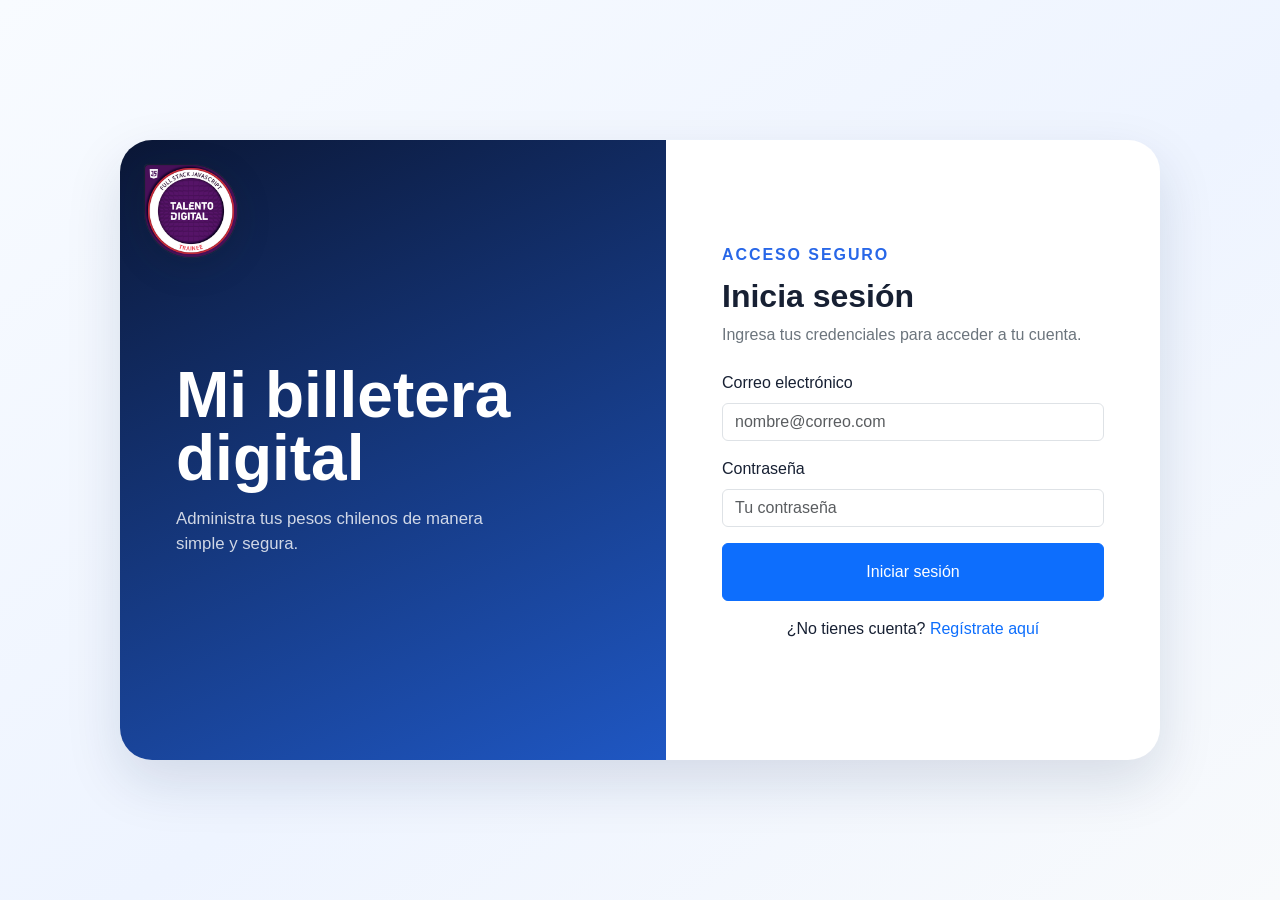
<file: index.html>
<!doctype html>
<html lang="es-CL">
  <head>
    <meta charset="utf-8" />
    <meta name="viewport" content="width=device-width, initial-scale=1" />
    <meta http-equiv="refresh" content="0; url=login.html" />
    <title>Billetera | Ingreso</title>
  </head>
  <body>
    <p>Abriendo <a href="login.html">inicio de sesión</a>...</p>
  </body>
</html>
</file>
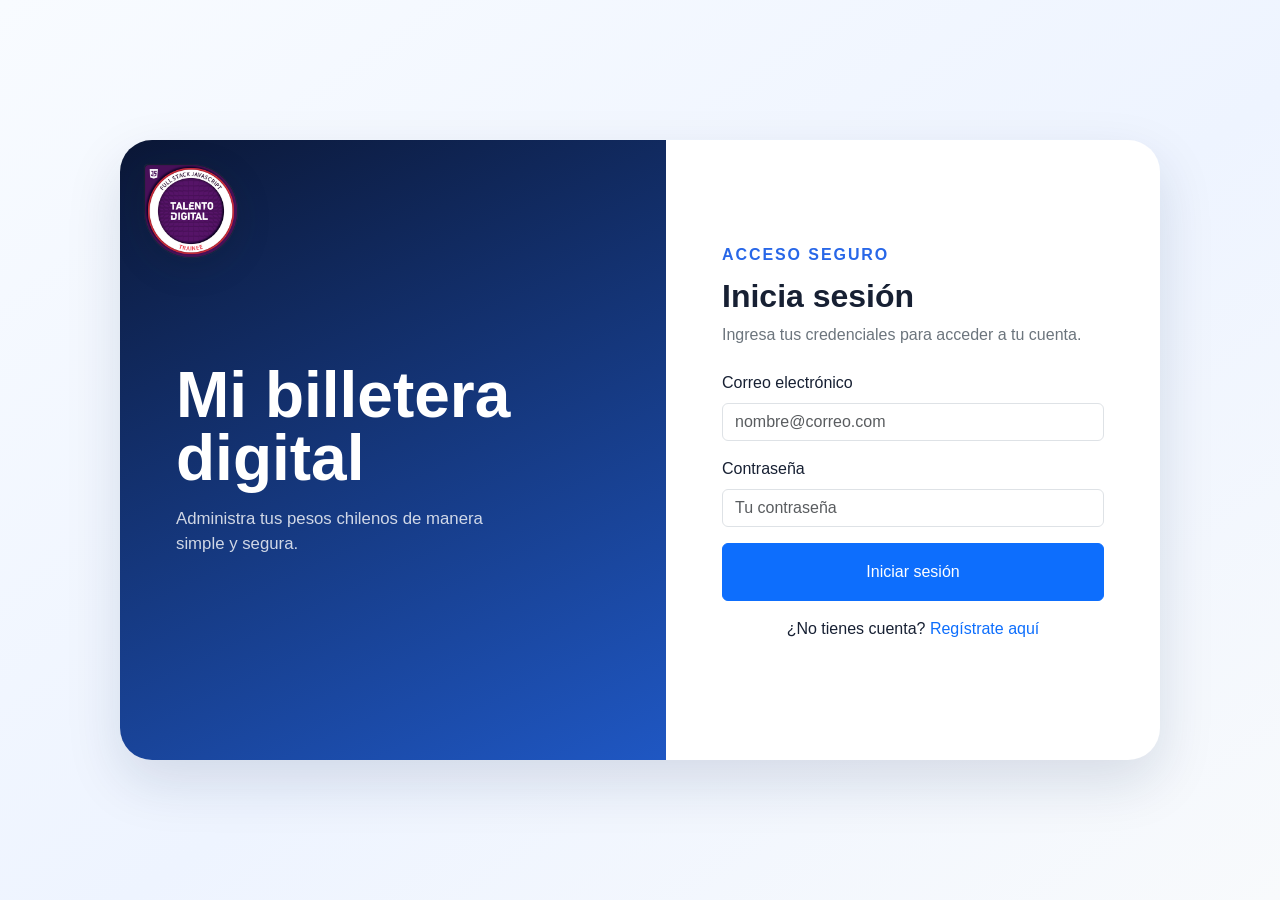
<file: deposit.html>
<!doctype html>
<html lang="es-CL">
  <head>
    <meta charset="utf-8" />
    <meta name="viewport" content="width=device-width, initial-scale=1" />
    <meta name="description" content="Depositar dinero en la billetera" />
    <title>Billetera | Depositar</title>
    <link rel="icon" href="./assets/img/logoTD/js_logo.png" />
    <link
      href="https://cdn.jsdelivr.net/npm/bootstrap@5.3.8/dist/css/bootstrap.min.css"
      rel="stylesheet"
      integrity="sha384-sRIl4kxILFvY47J16cr9ZwB07vP4J8+LH7qKQnuqkuIAvNWLzeN8tE5YBujZqJLB"
      crossorigin="anonymous"
    />
    <link rel="stylesheet" href="./assets/css/styles.css" />
  </head>

  <body class="app-page">
    <main class="app-shell">
      <section class="app-hero" aria-labelledby="deposit-title">
        <div>
          <img
            class="brand-logo"
            src="./assets/img/logoTD/js_logo.png"
            alt="Logo Talento Digital JS"
          />
          <h1 id="deposit-title">Depositar dinero</h1>
          <p>Incrementa el saldo disponible en tu billetera.</p>
        </div>
      </section>

      <section class="app-panel" aria-labelledby="deposit-form-title">
        <a href="menu.html" class="btn btn-outline-secondary mb-3">
          ← Volver al menú
        </a>
        <p class="section-label">Depósito en CLP</p>
        <h2 id="deposit-form-title">Realizar depósito</h2>

        <div class="balance-card my-3">
          <span>Saldo actual</span>
          <strong id="saldo-deposito">$0</strong>
        </div>

        <div id="alert-container" aria-live="polite"></div>

        <form id="deposit-form" novalidate>
          <div class="mb-4">
            <label class="form-label" for="monto-deposito">
              Monto a depositar
            </label>
            <input
              class="form-control form-control-lg"
              id="monto-deposito"
              type="number"
              min="1"
              step="1"
              inputmode="numeric"
              placeholder="Ej: 15000"
              required
            />
            <div class="invalid-feedback">
              Ingresa un monto entero mayor a cero.
            </div>
          </div>

          <!-- 🆕 BOTONES DE MONTOS RÁPIDOS -->
          <div class="d-flex gap-2 mb-3 flex-wrap">
            <span class="text-secondary me-2 align-self-center"
              >Montos rápidos:</span
            >
            <button
              type="button"
              class="btn btn-outline-primary btn-sm monto-rapido"
              data-monto="5000"
            >
              $5.000
            </button>
            <button
              type="button"
              class="btn btn-outline-primary btn-sm monto-rapido"
              data-monto="10000"
            >
              $10.000
            </button>
            <button
              type="button"
              class="btn btn-outline-primary btn-sm monto-rapido"
              data-monto="20000"
            >
              $20.000
            </button>
            <button
              type="button"
              class="btn btn-outline-primary btn-sm monto-rapido"
              data-monto="50000"
            >
              $50.000
            </button>
            <button
              type="button"
              class="btn btn-outline-primary btn-sm monto-rapido"
              data-monto="100000"
            >
              $100.000
            </button>
          </div>

          <button class="btn btn-primary w-100 py-3" type="submit">
            Realizar depósito
          </button>
        </form>

        <p
          id="leyenda-deposito"
          class="text-success fw-semibold mt-3 d-none"
        ></p>
      </section>
    </main>

    <script
      src="https://code.jquery.com/jquery-3.7.1.min.js"
      integrity="sha256-/JqT3SQfawRcv/BIHPThkBvs0OEvtFFmqPF/lYI/Cxo="
      crossorigin="anonymous"
    ></script>
    <script src="./assets/js/billetera.js"></script>
    <script src="./assets/js/deposit.js"></script>
  </body>
</html>
</file>
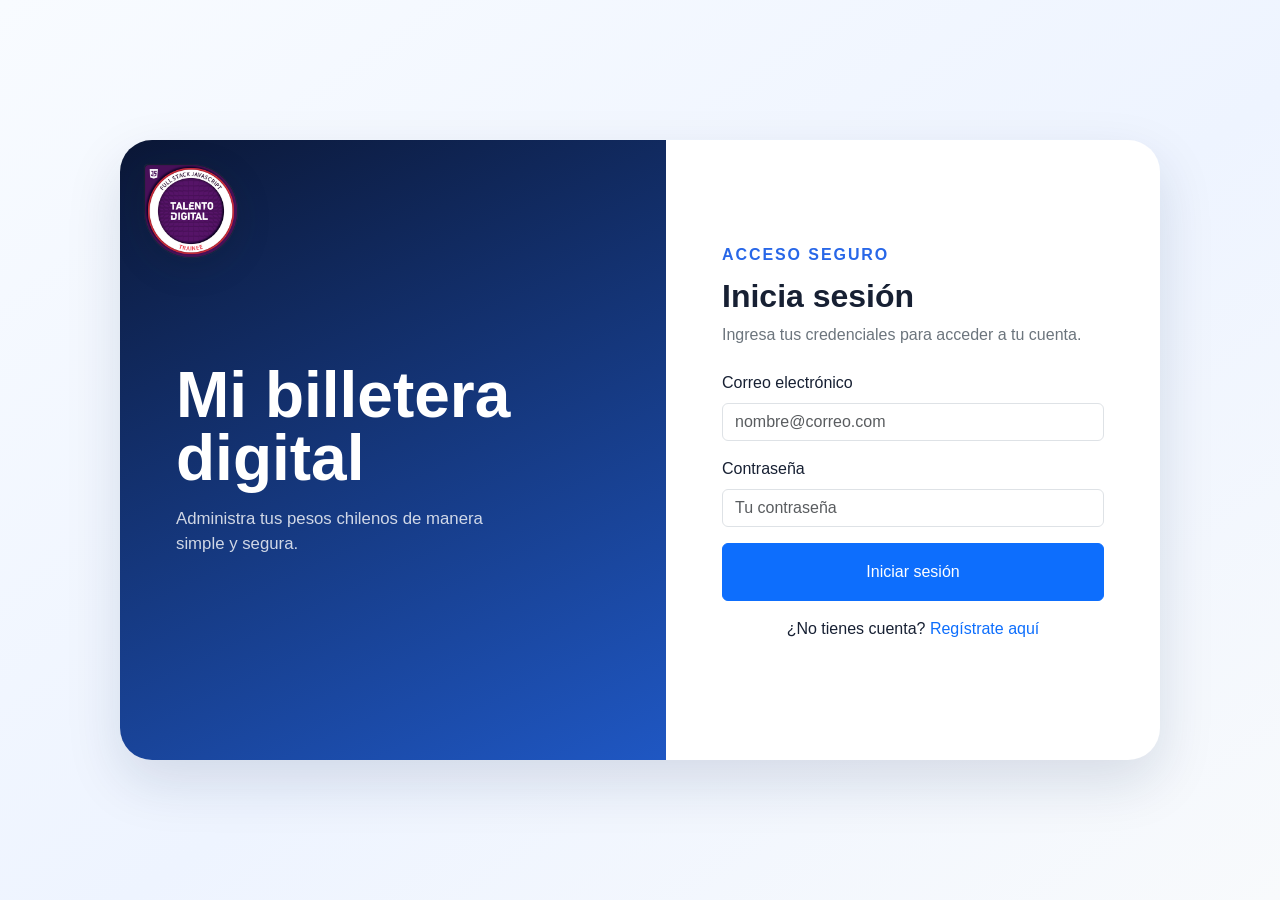
<file: login.html>
<!doctype html>
<html lang="es-CL">
  <head>
    <meta charset="utf-8" />
    <meta name="viewport" content="width=device-width, initial-scale=1" />
    <meta
      name="description"
      content="Inicio de sesión de la billetera digital"
    />
    <title>Billetera | Iniciar sesión</title>
    <link rel="icon" href="./assets/img/logoTD/js_logo.png" />
    <link
      href="https://cdn.jsdelivr.net/npm/bootstrap@5.3.8/dist/css/bootstrap.min.css"
      rel="stylesheet"
      integrity="sha384-sRIl4kxILFvY47J16cr9ZwB07vP4J8+LH7qKQnuqkuIAvNWLzeN8tE5YBujZqJLB"
      crossorigin="anonymous"
    />
    <link rel="stylesheet" href="./assets/css/styles.css" />
  </head>

  <body class="app-page">
    <main class="app-shell">
      <section class="app-hero" aria-labelledby="welcome-title">
        <div>
          <img
            class="brand-logo"
            src="./assets/img/logoTD/js_logo.png"
            alt="Logo Talento Digital JS"
          />
          <h1 id="welcome-title">Mi billetera digital</h1>
          <p>Administra tus pesos chilenos de manera simple y segura.</p>
        </div>
      </section>

      <section class="app-panel" aria-labelledby="login-title">
        <p class="section-label">Acceso seguro</p>
        <h2 id="login-title">Inicia sesión</h2>
        <p class="text-secondary mb-4">
          Ingresa tus credenciales para acceder a tu cuenta.
        </p>

        <div id="alert-container" aria-live="polite"></div>

        <form id="loginForm">
          <div class="mb-3">
            <label class="form-label" for="email">Correo electrónico</label>
            <input
              class="form-control"
              id="email"
              name="email"
              type="email"
              placeholder="nombre@correo.com"
              autocomplete="email"
              required
            />
          </div>

          <div class="mb-3">
            <label class="form-label" for="password">Contraseña</label>
            <input
              class="form-control"
              id="password"
              name="password"
              type="password"
              placeholder="Tu contraseña"
              autocomplete="current-password"
              required
            />
          </div>

          <button class="btn btn-primary w-100 py-3" type="submit">
            Iniciar sesión
          </button>
        </form>

        <!-- Enlace a registro -->
        <p class="text-center mt-3">
          ¿No tienes cuenta?
          <a href="register.html" class="text-decoration-none"
            >Regístrate aquí</a
          >
        </p>
      </section>
    </main>

    <script
      src="https://code.jquery.com/jquery-3.7.1.min.js"
      integrity="sha256-/JqT3SQfawRcv/BIHPThkBvs0OEvtFFmqPF/lYI/Cxo="
      crossorigin="anonymous"
    ></script>
    <script src="./assets/js/billetera.js"></script>
    <script src="./assets/js/login.js"></script>
  </body>
</html>
</file>
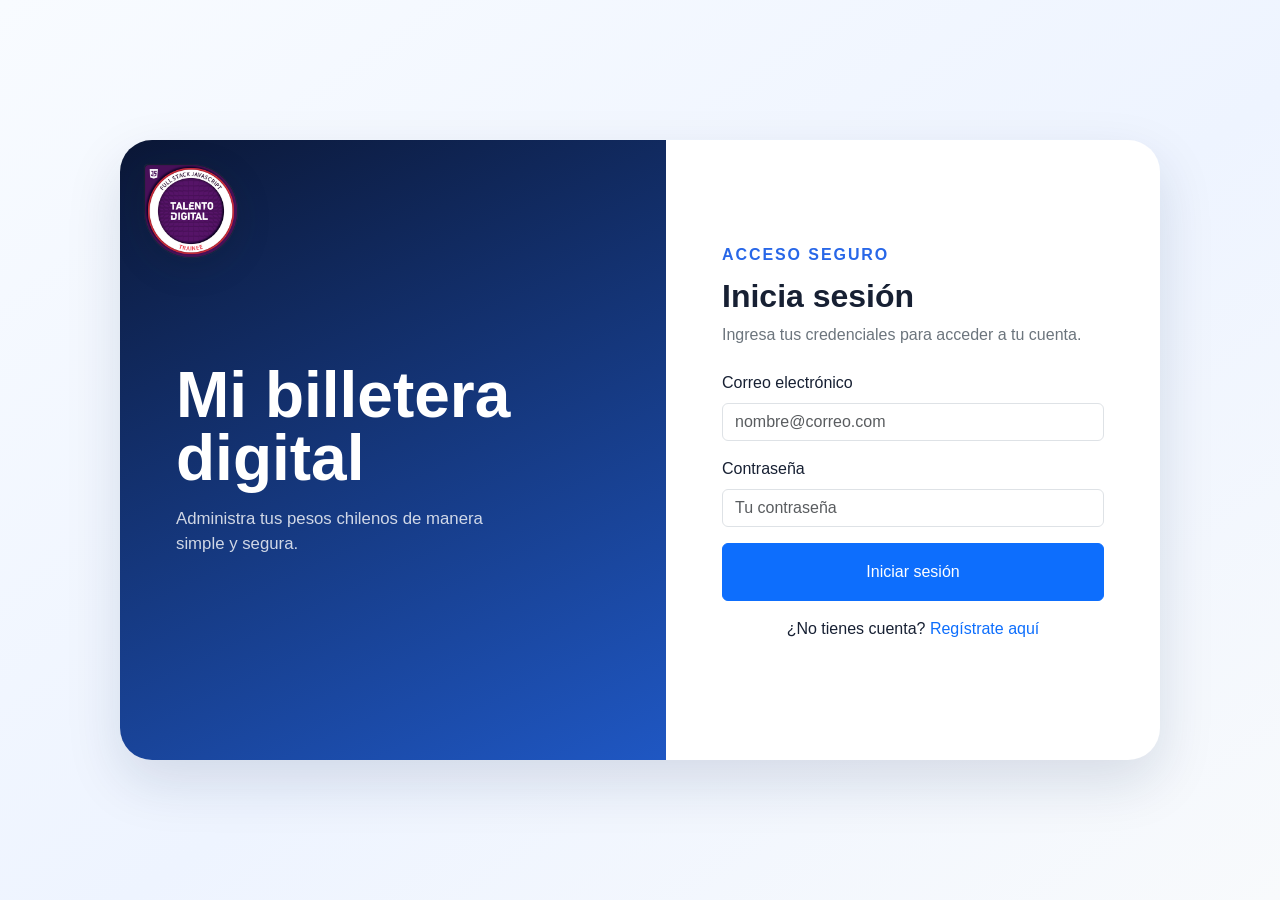
<file: menu.html>
<!doctype html>
<html lang="es-CL">
  <head>
    <meta charset="utf-8" />
    <meta name="viewport" content="width=device-width, initial-scale=1" />
    <meta name="description" content="Menú principal de la billetera digital" />
    <title>Billetera | Menú principal</title>
    <link rel="icon" href="./assets/img/logoTD/js_logo.png" />
    <link
      href="https://cdn.jsdelivr.net/npm/bootstrap@5.3.8/dist/css/bootstrap.min.css"
      rel="stylesheet"
      integrity="sha384-sRIl4kxILFvY47J16cr9ZwB07vP4J8+LH7qKQnuqkuIAvNWLzeN8tE5YBujZqJLB"
      crossorigin="anonymous"
    />
    <link rel="stylesheet" href="./assets/css/styles.css" />
  </head>

  <body class="app-page">
    <main class="app-shell">
      <section class="app-hero" aria-labelledby="menu-title">
        <div>
          <img
            class="brand-logo"
            src="./assets/img/logoTD/js_logo.png"
            alt="Logo Talento Digital JS"
          />
          <h1 id="menu-title">Mi billetera</h1>
          <p>Gestiona tus fondos y revisa tu actividad desde un solo lugar.</p>
        </div>
      </section>

      <section class="app-panel" aria-labelledby="actions-title">
        <p class="section-label">Menú principal</p>
        <h2 id="actions-title">¿Qué deseas hacer?</h2>
        <p class="text-secondary mb-3">Selecciona una operación.</p>

        <div id="menu-alert" aria-live="polite"></div>

        <div class="balance-card mb-4">
          <span>Saldo disponible (CLP)</span>
          <strong id="saldo-menu">$0</strong>
        </div>

        <div class="action-stack">
          <button
            id="btn-depositar"
            class="btn btn-primary menu-action"
            type="button"
            data-nombre="depósitos"
            data-ruta="deposit.html"
          >
            💰 Depositar
          </button>
          <button
            id="btn-enviar"
            class="btn btn-primary menu-action"
            type="button"
            data-nombre="envío de dinero"
            data-ruta="sendmoney.html"
          >
            📤 Enviar dinero
          </button>
          <button
            id="btn-recibir"
            class="btn btn-success menu-action"
            type="button"
          >
            📥 Recibir dinero
          </button>
          <!-- 🆕 BOTÓN RETIRAR DINERO -->
          <button
            id="btn-retirar"
            class="btn btn-warning menu-action"
            type="button"
          >
            💳 Retirar dinero
          </button>
          <button
            id="btn-movimientos"
            class="btn btn-primary menu-action"
            type="button"
            data-nombre="últimos movimientos"
            data-ruta="transactions.html"
          >
            📊 Últimos movimientos
          </button>
        </div>

        <hr class="my-4" />
        <button
          id="btn-logout"
          class="btn btn-outline-danger w-100"
          type="button"
        >
          Cerrar sesión
        </button>
      </section>
    </main>

    <!-- ========================================== -->
    <!-- MODAL RECIBIR DINERO (SEPARADO)            -->
    <!-- ========================================== -->
    <div
      class="modal fade"
      id="receive-modal"
      tabindex="-1"
      aria-labelledby="receive-modal-title"
      aria-hidden="true"
    >
      <div class="modal-dialog modal-dialog-centered">
        <div class="modal-content">
          <div class="modal-header">
            <h5 class="modal-title" id="receive-modal-title">
              📥 Recibir dinero
            </h5>
            <button
              type="button"
              class="btn-close"
              data-bs-dismiss="modal"
              aria-label="Cerrar"
            ></button>
          </div>
          <div class="modal-body">
            <form id="receive-form">
              <div id="receive-alert" aria-live="polite"></div>

              <div class="mb-3">
                <label class="form-label" for="monto-recibir">
                  Monto a recibir (CLP)
                </label>
                <input
                  class="form-control form-control-lg"
                  id="monto-recibir"
                  type="number"
                  min="1"
                  step="1"
                  inputmode="numeric"
                  placeholder="Ej: 15000"
                  required
                />
                <div class="form-text text-muted">
                  Ingresa un monto entero mayor a cero.
                </div>
              </div>

              <div class="mb-3">
                <label class="form-label" for="desde-recibir">
                  ¿Quién te envió el dinero?
                </label>
                <input
                  class="form-control"
                  id="desde-recibir"
                  type="text"
                  placeholder="Ej: Ana García"
                />
                <div class="form-text text-muted">
                  Opcional - Si no ingresas un nombre, aparecerá como "Usuario
                  externo"
                </div>
              </div>

              <button class="btn btn-success w-100 py-3" type="submit">
                ✅ Confirmar recepción
              </button>
            </form>
          </div>
        </div>
      </div>
    </div>

    <!-- ========================================== -->
    <!-- MODAL RETIRAR DINERO (SEPARADO)            -->
    <!-- ========================================== -->
    <div
      class="modal fade"
      id="withdraw-modal"
      tabindex="-1"
      aria-labelledby="withdraw-modal-title"
      aria-hidden="true"
    >
      <div class="modal-dialog modal-dialog-centered">
        <div class="modal-content">
          <div class="modal-header">
            <h5 class="modal-title" id="withdraw-modal-title">
              💳 Retirar dinero
            </h5>
            <button
              type="button"
              class="btn-close"
              data-bs-dismiss="modal"
              aria-label="Cerrar"
            ></button>
          </div>
          <div class="modal-body">
            <form id="withdraw-form">
              <div id="withdraw-alert" aria-live="polite"></div>

              <div class="mb-3">
                <label class="form-label" for="monto-retirar">
                  Monto a retirar (CLP)
                </label>
                <input
                  class="form-control form-control-lg"
                  id="monto-retirar"
                  type="number"
                  min="1"
                  step="1"
                  inputmode="numeric"
                  placeholder="Ej: 10000"
                  required
                />
                <div class="form-text text-muted">
                  Ingresa un monto entero mayor a cero.
                </div>
              </div>

              <!-- 🆕 MONTOS RÁPIDOS PARA RETIRAR -->
              <div class="mb-3">
                <label class="form-label text-secondary">Montos rápidos:</label>
                <div class="d-flex gap-2 flex-wrap">
                  <button
                    type="button"
                    class="btn btn-outline-warning btn-sm monto-retiro-rapido"
                    data-monto="5000"
                  >
                    $5.000
                  </button>
                  <button
                    type="button"
                    class="btn btn-outline-warning btn-sm monto-retiro-rapido"
                    data-monto="10000"
                  >
                    $10.000
                  </button>
                  <button
                    type="button"
                    class="btn btn-outline-warning btn-sm monto-retiro-rapido"
                    data-monto="20000"
                  >
                    $20.000
                  </button>
                  <button
                    type="button"
                    class="btn btn-outline-warning btn-sm monto-retiro-rapido"
                    data-monto="50000"
                  >
                    $50.000
                  </button>
                  <button
                    type="button"
                    class="btn btn-outline-warning btn-sm monto-retiro-rapido"
                    data-monto="100000"
                  >
                    $100.000
                  </button>
                </div>
                <div class="form-text text-muted">
                  Haz clic en un monto para seleccionarlo rápidamente.
                </div>
              </div>

              <div class="mb-3">
                <span class="text-secondary">Saldo disponible:</span>
                <strong id="saldo-retiro-disponible">$0</strong>
              </div>

              <button class="btn btn-warning w-100 py-3" type="submit">
                ✅ Confirmar retiro
              </button>
            </form>
          </div>
        </div>
      </div>
    </div>

    <script
      src="https://code.jquery.com/jquery-3.7.1.min.js"
      integrity="sha256-/JqT3SQfawRcv/BIHPThkBvs0OEvtFFmqPF/lYI/Cxo="
      crossorigin="anonymous"
    ></script>
    <!-- Bootstrap JS para modales -->
    <script
      src="https://cdn.jsdelivr.net/npm/bootstrap@5.3.8/dist/js/bootstrap.bundle.min.js"
      integrity="sha384-FKyoEForCGlyvwx9Hj09JcYn3nv7wiPVlz7YYwJrWVcXK/BmnVDxM+D2scQbITxI"
      crossorigin="anonymous"
    ></script>
    <script src="./assets/js/billetera.js"></script>
    <script src="./assets/js/menu.js"></script>
  </body>
</html>
</file>
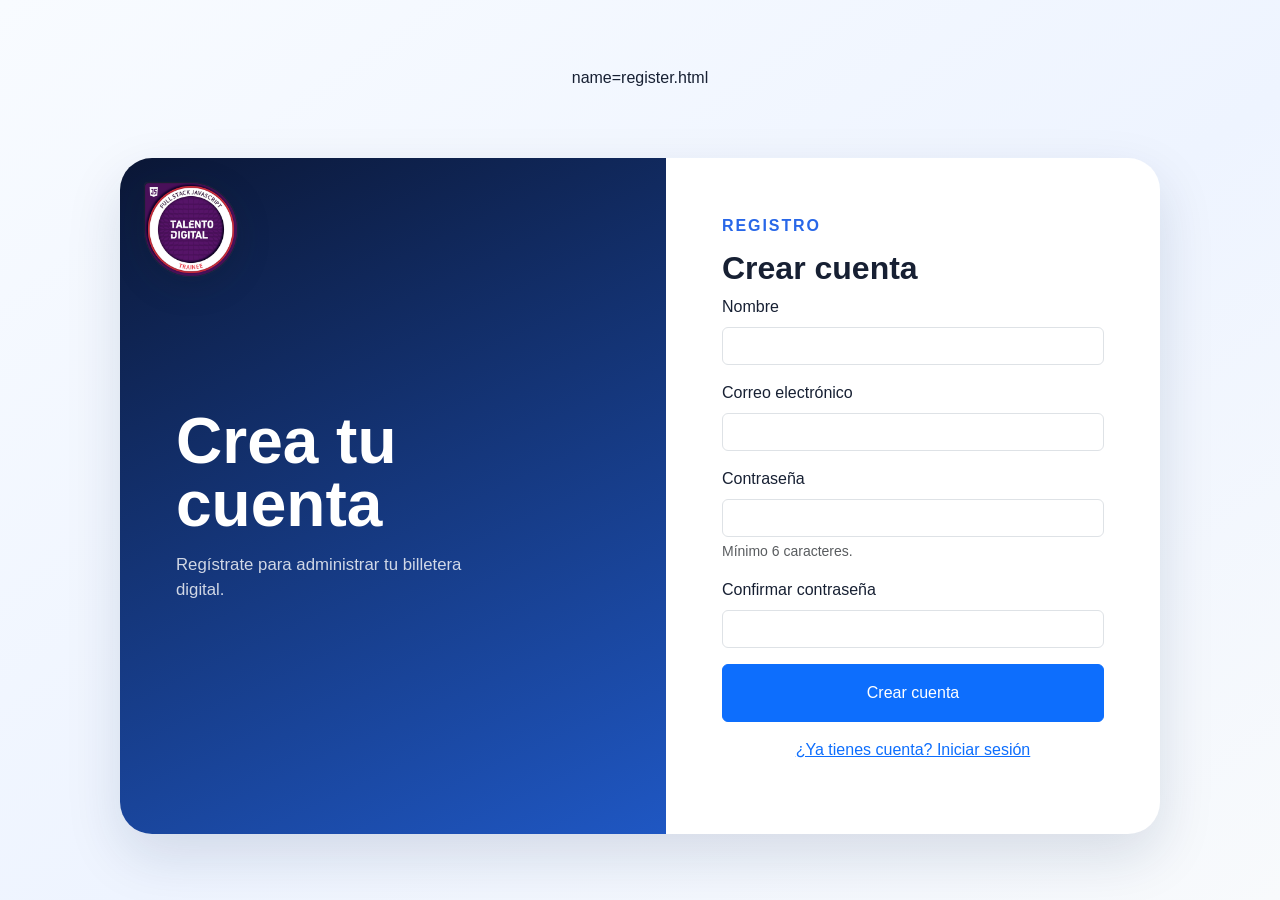
<file: register.html>
name=register.html
<!doctype html>
<html lang="es-CL">
  <head>
    <meta charset="utf-8" />
    <meta name="viewport" content="width=device-width, initial-scale=1" />
    <title>Billetera | Registro</title>
    <link rel="icon" href="./assets/img/logoTD/js_logo.png" />
    <link
      href="https://cdn.jsdelivr.net/npm/bootstrap@5.3.8/dist/css/bootstrap.min.css"
      rel="stylesheet"
    />
    <link rel="stylesheet" href="./assets/css/styles.css" />
  </head>

  <body class="app-page">
    <main class="app-shell">
      <section class="app-hero" aria-labelledby="register-title">
        <div>
          <img
            class="brand-logo"
            src="./assets/img/logoTD/js_logo.png"
            alt="Logo"
          />
          <h1 id="register-title">Crea tu cuenta</h1>
          <p>Regístrate para administrar tu billetera digital.</p>
        </div>
      </section>

      <section class="app-panel" aria-labelledby="form-title">
        <p class="section-label">Registro</p>
        <h2 id="form-title">Crear cuenta</h2>

        <div id="alert-container" aria-live="polite"></div>

        <form id="registerForm" novalidate>
          <div class="mb-3">
            <label class="form-label" for="name">Nombre</label>
            <input
              class="form-control"
              id="name"
              name="name"
              type="text"
              required
            />
          </div>

          <div class="mb-3">
            <label class="form-label" for="email">Correo electrónico</label>
            <input
              class="form-control"
              id="email"
              name="email"
              type="email"
              required
            />
          </div>

          <div class="mb-3">
            <label class="form-label" for="password">Contraseña</label>
            <input
              class="form-control"
              id="password"
              name="password"
              type="password"
              required
            />
            <div class="form-text">Mínimo 6 caracteres.</div>
          </div>

          <div class="mb-3">
            <label class="form-label" for="confirmPassword"
              >Confirmar contraseña</label
            >
            <input
              class="form-control"
              id="confirmPassword"
              name="confirmPassword"
              type="password"
              required
            />
          </div>

          <button class="btn btn-primary w-100 py-3" type="submit">
            Crear cuenta
          </button>
          <a class="d-block text-center mt-3" href="login.html"
            >¿Ya tienes cuenta? Iniciar sesión</a
          >
        </form>
      </section>
    </main>

    <script
      src="https://code.jquery.com/jquery-3.7.1.min.js"
      crossorigin="anonymous"
    ></script>
    <script src="./assets/js/billetera.js"></script>
    <script src="./assets/js/register.js"></script>
  </body>
</html>
</file>
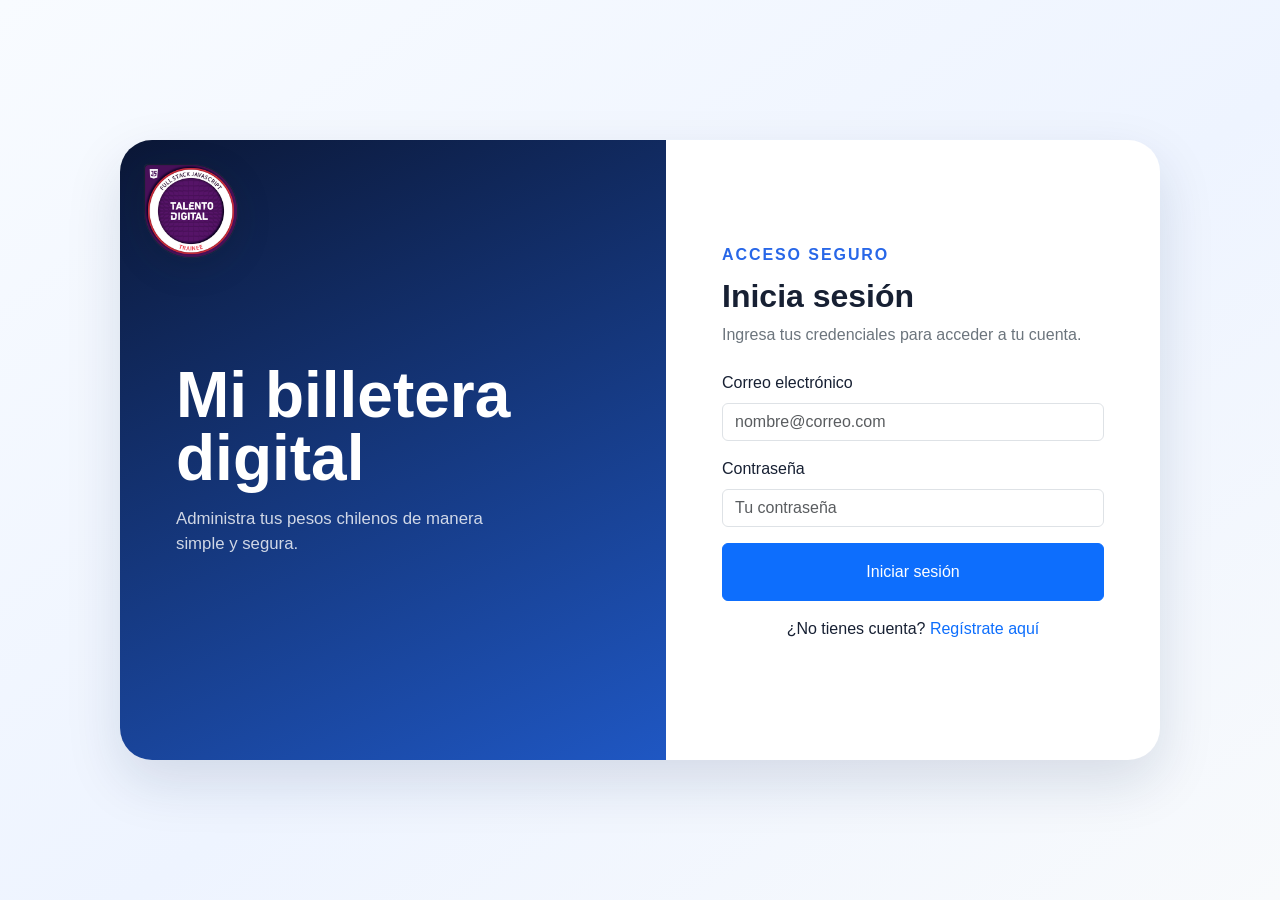
<file: sendmoney.html>
<!doctype html>
<html lang="es-CL">
  <head>
    <meta charset="utf-8" />
    <meta name="viewport" content="width=device-width, initial-scale=1" />
    <meta name="description" content="Enviar dinero a contactos guardados" />
    <title>Billetera | Enviar dinero</title>
    <link rel="icon" href="./assets/img/logoTD/js_logo.png" />
    <link
      href="https://cdn.jsdelivr.net/npm/bootstrap@5.3.8/dist/css/bootstrap.min.css"
      rel="stylesheet"
      integrity="sha384-sRIl4kxILFvY47J16cr9ZwB07vP4J8+LH7qKQnuqkuIAvNWLzeN8tE5YBujZqJLB"
      crossorigin="anonymous"
    />
    <link rel="stylesheet" href="./assets/css/styles.css" />
  </head>

  <body class="app-page">
    <main class="app-shell">
      <section class="app-hero" aria-labelledby="send-title">
        <div>
          <img
            class="brand-logo"
            src="./assets/img/logoTD/js_logo.png"
            alt="Logo Talento Digital JS"
          />
          <h1 id="send-title">Enviar dinero</h1>
          <p>Selecciona un contacto y confirma el monto de la transferencia.</p>
        </div>
      </section>

      <section class="app-panel" aria-labelledby="contacts-title">
        <a href="menu.html" class="btn btn-outline-secondary mb-3">
          ← Volver al menú
        </a>
        <p class="section-label">Contactos</p>
        <h2 id="contacts-title">¿A quién enviarás?</h2>

        <div class="balance-card my-3">
          <span>Saldo disponible (CLP)</span>
          <strong id="saldo-envio">$0</strong>
        </div>

        <form id="search-form" class="mb-3" role="search">
          <label class="form-label" for="search-input">
            Buscar en la agenda
          </label>
          <div class="input-group">
            <span class="input-group-text">🔍</span>
            <input
              class="form-control"
              id="search-input"
              type="search"
              placeholder="Nombre o alias..."
              aria-label="Buscar contacto por nombre o alias"
            />
            <button class="btn btn-outline-primary" type="submit">
              Buscar
            </button>
          </div>
        </form>

        <div id="lista-contactos" class="list-group contact-list"></div>

        <div class="action-stack mt-3">
          <button
            id="btn-agregar-contacto"
            class="btn btn-success"
            type="button"
          >
            + Agregar nuevo contacto
          </button>
          <button
            id="btn-enviar-dinero"
            class="btn btn-primary d-none"
            type="button"
            disabled
          >
            Enviar dinero
          </button>
        </div>

        <div id="send-alert" class="mt-3" aria-live="polite"></div>
      </section>
    </main>

    <!-- MODAL AGREGAR CONTACTO -->
    <div
      class="modal fade"
      id="contact-modal"
      tabindex="-1"
      aria-labelledby="contact-modal-title"
      aria-hidden="true"
    >
      <div class="modal-dialog modal-dialog-centered">
        <div class="modal-content">
          <div class="modal-header">
            <h2 class="modal-title fs-5" id="contact-modal-title">
              Agregar nuevo contacto
            </h2>
            <button
              type="button"
              class="btn-close"
              data-bs-dismiss="modal"
              aria-label="Cerrar"
            ></button>
          </div>

          <div class="modal-body">
            <form id="contact-form" novalidate>
              <div id="contact-alert" aria-live="polite"></div>

              <div class="mb-3">
                <label class="form-label" for="nombre-contacto">
                  Nombre y apellido
                </label>
                <input
                  class="form-control"
                  id="nombre-contacto"
                  name="nombre"
                  type="text"
                  minlength="3"
                  placeholder="Ej: Valentina Soto"
                  required
                />
                <div class="invalid-feedback">Ingresa el nombre completo.</div>
              </div>

              <div class="mb-3">
                <label class="form-label" for="cbu-contacto">
                  Número de cuenta
                </label>
                <input
                  class="form-control"
                  id="cbu-contacto"
                  name="cbu"
                  type="text"
                  inputmode="numeric"
                  minlength="12"
                  maxlength="12"
                  placeholder="Ej: 777018080769"
                  required
                />
                <div class="form-text text-muted">
                  Ingresa exactamente 12 dígitos numéricos.
                </div>
                <div class="invalid-feedback">
                  El número de cuenta debe tener 12 dígitos.
                </div>
              </div>

              <div class="mb-3">
                <label class="form-label" for="alias-contacto">Alias</label>
                <input
                  class="form-control"
                  id="alias-contacto"
                  name="alias"
                  type="text"
                  placeholder="Ej: vale.soto"
                  required
                />
                <div class="form-text text-muted">
                  Ingresa un alias para identificar al contacto.
                </div>
                <div class="invalid-feedback">Ingresa un alias válido.</div>
              </div>

              <div class="mb-3">
                <label class="form-label" for="banco-contacto">
                  Nombre del banco
                </label>
                <select
                  class="form-select"
                  id="banco-contacto"
                  name="banco"
                  required
                >
                  <option value="" selected disabled>
                    Selecciona un banco
                  </option>
                  <option>BancoEstado</option>
                  <option>Banco de Chile</option>
                  <option>Banco Santander Chile</option>
                  <option>Banco BCI</option>
                  <option>Scotiabank Chile</option>
                  <option>Banco Itaú Chile</option>
                  <option>Banco Falabella</option>
                </select>
                <div class="invalid-feedback">Selecciona un banco.</div>
              </div>
            </form>
          </div>

          <div class="modal-footer">
            <button
              class="btn btn-secondary"
              type="button"
              data-bs-dismiss="modal"
            >
              Cancelar
            </button>
            <button class="btn btn-primary" type="submit" form="contact-form">
              Guardar contacto
            </button>
          </div>
        </div>
      </div>
    </div>

    <!-- MODAL TRANSFERENCIA -->
    <div
      class="modal fade"
      id="transfer-modal"
      tabindex="-1"
      aria-labelledby="transfer-modal-title"
      aria-hidden="true"
    >
      <div class="modal-dialog modal-dialog-centered">
        <div class="modal-content">
          <div class="modal-header">
            <h2 class="modal-title fs-5" id="transfer-modal-title">
              Confirmar envío
            </h2>
            <button
              type="button"
              class="btn-close"
              data-bs-dismiss="modal"
              aria-label="Cerrar"
            ></button>
          </div>

          <div class="modal-body">
            <form id="transfer-form" novalidate>
              <div id="transfer-alert" aria-live="polite"></div>
              <div id="transfer-details" class="transfer-details mb-3"></div>

              <label class="form-label" for="monto-envio">Monto a enviar</label>
              <input
                class="form-control"
                id="monto-envio"
                name="monto"
                type="number"
                min="1"
                step="1"
                inputmode="numeric"
                placeholder="Ej: 10000"
                required
              />
              <div class="invalid-feedback">
                Ingresa un monto entero dentro de tu saldo disponible.
              </div>
            </form>
          </div>

          <div class="modal-footer">
            <button
              class="btn btn-secondary"
              type="button"
              data-bs-dismiss="modal"
            >
              Cancelar
            </button>
            <button class="btn btn-success" type="submit" form="transfer-form">
              Confirmar envío
            </button>
          </div>
        </div>
      </div>
    </div>

    <!-- SCRIPTS EN ORDEN CORRECTO -->
    <script
      src="https://code.jquery.com/jquery-3.7.1.min.js"
      integrity="sha256-/JqT3SQfawRcv/BIHPThkBvs0OEvtFFmqPF/lYI/Cxo="
      crossorigin="anonymous"
    ></script>
    <script
      src="https://cdn.jsdelivr.net/npm/bootstrap@5.3.8/dist/js/bootstrap.bundle.min.js"
      integrity="sha384-FKyoEForCGlyvwx9Hj09JcYn3nv7wiPVlz7YYwJrWVcXK/BmnVDxM+D2scQbITxI"
      crossorigin="anonymous"
    ></script>
    <script src="./assets/js/billetera.js"></script>
    <script src="./assets/js/sendmoney.js"></script>
  </body>
</html>
</file>
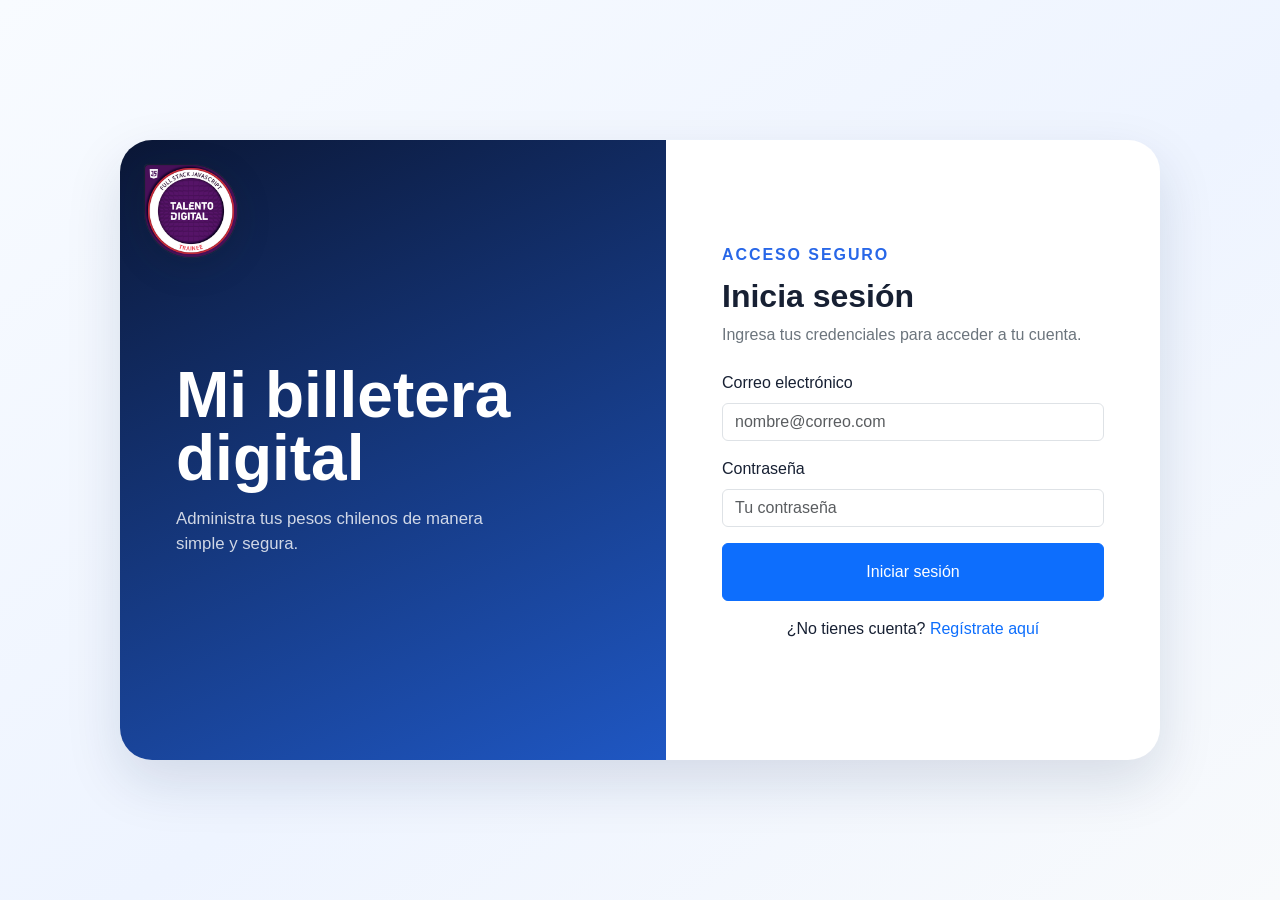
<file: transactions.html>
<!doctype html>
<html lang="es-CL">
  <head>
    <meta charset="utf-8" />
    <meta name="viewport" content="width=device-width, initial-scale=1" />
    <meta name="description" content="Últimos movimientos de la billetera" />
    <title>Billetera | Últimos movimientos</title>
    <link rel="icon" href="./assets/img/logoTD/js_logo.png" />
    <link
      href="https://cdn.jsdelivr.net/npm/bootstrap@5.3.8/dist/css/bootstrap.min.css"
      rel="stylesheet"
      integrity="sha384-sRIl4kxILFvY47J16cr9ZwB07vP4J8+LH7qKQnuqkuIAvNWLzeN8tE5YBujZqJLB"
      crossorigin="anonymous"
    />
    <link rel="stylesheet" href="./assets/css/styles.css" />
  </head>

  <body class="app-page">
    <main class="app-shell">
      <section class="app-hero" aria-labelledby="transactions-title">
        <div>
          <img
            class="brand-logo"
            src="./assets/img/logoTD/js_logo.png"
            alt="Logo Talento Digital JS"
          />
          <h1 id="transactions-title">Últimos movimientos</h1>
          <p>Revisa tus depósitos y envíos ordenados desde el más reciente.</p>
        </div>
      </section>

      <section class="app-panel" aria-labelledby="activity-title">
        <a href="menu.html" class="btn btn-outline-secondary mb-3">
          ← Volver al menú
        </a>
        <p class="section-label">Actividad</p>
        <h2 id="activity-title">Tus operaciones</h2>

        <div class="balance-card my-3">
          <span>Saldo disponible (CLP)</span>
          <strong id="saldo-transacciones">$0</strong>
        </div>

        <div id="transaction-alert" aria-live="polite"></div>

        <form id="filtro-form" class="mb-3">
          <label class="form-label" for="filtro-tipo">
            Filtrar por tipo de movimiento
          </label>
          <select id="filtro-tipo" class="form-select">
            <option value="todos" selected>Todos los movimientos</option>
            <option value="deposito">💰 Depósitos</option>
            <option value="transferencia">💸 Transferencias enviadas</option>
            <option value="ingreso">📥 Transferencias recibidas</option>
            <option value="retiro">💳 Retiros</option>
          </select>
        </form>

        <div id="sin-movimientos" class="empty-state d-none text-center p-5">
          <div style="font-size: 48px; margin-bottom: 16px">📭</div>
          <strong class="d-block">Aún no hay movimientos</strong>
          <span class="text-muted"
            >Los depósitos y envíos aparecerán aquí.</span
          >
        </div>

        <ul
          id="lista-movimientos"
          class="list-group transaction-list"
          aria-label="Lista de últimos movimientos"
          style="list-style: none; padding: 0"
        ></ul>
      </section>
    </main>

    <script
      src="https://code.jquery.com/jquery-3.7.1.min.js"
      integrity="sha256-/JqT3SQfawRcv/BIHPThkBvs0OEvtFFmqPF/lYI/Cxo="
      crossorigin="anonymous"
    ></script>
    <script src="./assets/js/billetera.js"></script>
    <script src="./assets/js/transactions.js"></script>
  </body>
</html>
</file>
<file: assets/css/styles.css>
:root {
  --wallet-primary: #2867e8;
  --wallet-ink: #172033;
  --wallet-muted: #667085;
  --wallet-surface: #f6f9ff;
  --wallet-border: #dbe4f2;
}

body,
button,
input,
select {
  font-family: "Trebuchet MS", "Segoe UI", sans-serif;
}

.app-page {
  min-height: 100vh;
  display: grid;
  place-items: center;
  padding: 2rem 1rem;
  color: var(--wallet-ink);
  background: linear-gradient(145deg, #f8fbff, #eef4ff 55%, #f8fafc);
}

.app-shell {
  position: relative;
  width: min(100%, 1040px);
  min-height: 620px;
  display: grid;
  grid-template-columns: 1.05fr 0.95fr;
  overflow: hidden;
  background: #fff;
  border-radius: 2rem;
  box-shadow: 0 22px 55px rgba(15, 35, 75, 0.13);
}

.app-hero,
.app-panel {
  padding: clamp(2rem, 5vw, 3.5rem);
}

.app-hero {
  display: flex;
  align-items: center;
  color: #fff;
  background: linear-gradient(155deg, #0b1736, #1f57c3);
}

.brand-logo {
  position: absolute;
  top: 1.25rem;
  left: 1.25rem;
  z-index: 1000;
  width: clamp(5.5rem, 8vw, 7rem);
  height: auto;
  filter: drop-shadow(0 0.5rem 1rem rgba(15, 23, 42, 0.2));
}

.app-hero h1 {
  max-width: 11ch;
  margin: 1.25rem 0 1rem;
  font-size: clamp(2.35rem, 5vw, 4.2rem);
  font-weight: 800;
  line-height: 0.98;
}

.app-hero p {
  max-width: 36ch;
  margin: 0;
  color: rgba(255, 255, 255, 0.8);
  font-size: 1.05rem;
}

.app-panel {
  min-width: 0;
  display: flex;
  flex-direction: column;
  justify-content: center;
}

.app-panel > a.btn {
  align-self: flex-start;
}

.app-panel h2 {
  margin-bottom: 0.5rem;
  font-size: 2rem;
  font-weight: 800;
}

.section-label {
  margin-bottom: 0.65rem;
  color: var(--wallet-primary);
  font-weight: 900;
  letter-spacing: 0.12em;
  text-transform: uppercase;
}

.demo-card,
.balance-card,
.transfer-details,
.empty-state {
  padding: 1rem;
  background: var(--wallet-surface);
  border: 1px solid var(--wallet-border);
  border-radius: 1rem;
}

.demo-card {
  font-size: 0.86rem;
  line-height: 1.65;
}

.demo-card code {
  color: #1d55c6;
  font-weight: 700;
}

.balance-card,
.transfer-details,
.empty-state {
  display: flex;
  flex-direction: column;
  gap: 0.25rem;
}

.balance-card strong {
  color: #17864b;
  font-size: 1.8rem;
}

.balance-card span,
.contact-item small,
.transaction-item small,
.transfer-details span,
.empty-state span {
  color: var(--wallet-muted);
}

.action-stack {
  display: grid;
  gap: 0.75rem;
}

.action-stack .btn {
  min-height: 3rem;
}

.contact-list,
.transaction-list {
  max-height: 20rem;
  overflow-y: auto;
}

.contact-item,
.transaction-item {
  display: flex;
  align-items: center;
  justify-content: space-between;
  gap: 1rem;
}

.contact-item strong,
.contact-item small,
.transaction-item strong,
.transaction-item small {
  display: block;
}

.contact-item.active small {
  color: rgba(255, 255, 255, 0.82);
}

.contact-item.active .badge {
  color: #fff !important;
  background: rgba(255, 255, 255, 0.2) !important;
}

.transaction-item > span {
  min-width: 0;
}

.transaction-item > strong {
  flex: 0 0 auto;
}

.empty-state {
  margin: 0;
  text-align: center;
}

@media (max-width: 820px) {
  .app-shell {
    min-height: auto;
    grid-template-columns: 1fr;
    max-width: 560px;
  }

  .app-hero {
    padding-top: 8.5rem;
  }

  .app-hero h1 {
    max-width: 13ch;
    font-size: 2.5rem;
  }
}

@media (max-width: 576px) {
  .app-page {
    display: block;
    padding: 0;
    background: #fff;
  }

  .app-shell {
    min-height: 100vh;
    border-radius: 0;
  }

  .app-hero,
  .app-panel {
    padding: 1.5rem 1.25rem;
  }

  .brand-logo {
    top: 0.75rem;
    left: 0.75rem;
    width: 5.25rem;
  }

  .app-hero {
    padding-top: 7rem;
  }

  .app-panel > a.btn {
    align-self: stretch;
  }
}

/* ============================================
   ESTILOS PARA CONTACTOS
   ============================================ */

/* Contenedor de la lista de contactos */
.contact-list {
  max-height: 400px;
  overflow-y: auto;
}

/* Cada item de contacto */
.contact-item {
  cursor: pointer;
  border-radius: 8px !important;
  margin-bottom: 8px;
  border: 1px solid #e9ecef !important;
  transition: all 0.2s ease;
  background: white;
}

.contact-item:hover:not(.active) {
  background-color: #f8f9fa !important;
  transform: translateX(5px);
}

.contact-item.active {
  background-color: #e7f1ff !important;
  border-color: #0d6efd !important;
  border-width: 2px !important;
  transform: translateX(5px);
}

/* Avatar de contacto */
.contact-avatar {
  width: 48px;
  height: 48px;
  border-radius: 50%;
  display: flex;
  align-items: center;
  justify-content: center;
  color: white;
  font-weight: bold;
  font-size: 18px;
  flex-shrink: 0;
  box-shadow: 0 2px 4px rgba(0, 0, 0, 0.1);
}

/* Badge de CBU */
.contact-cbu-badge {
  font-size: 11px;
}
</file>
